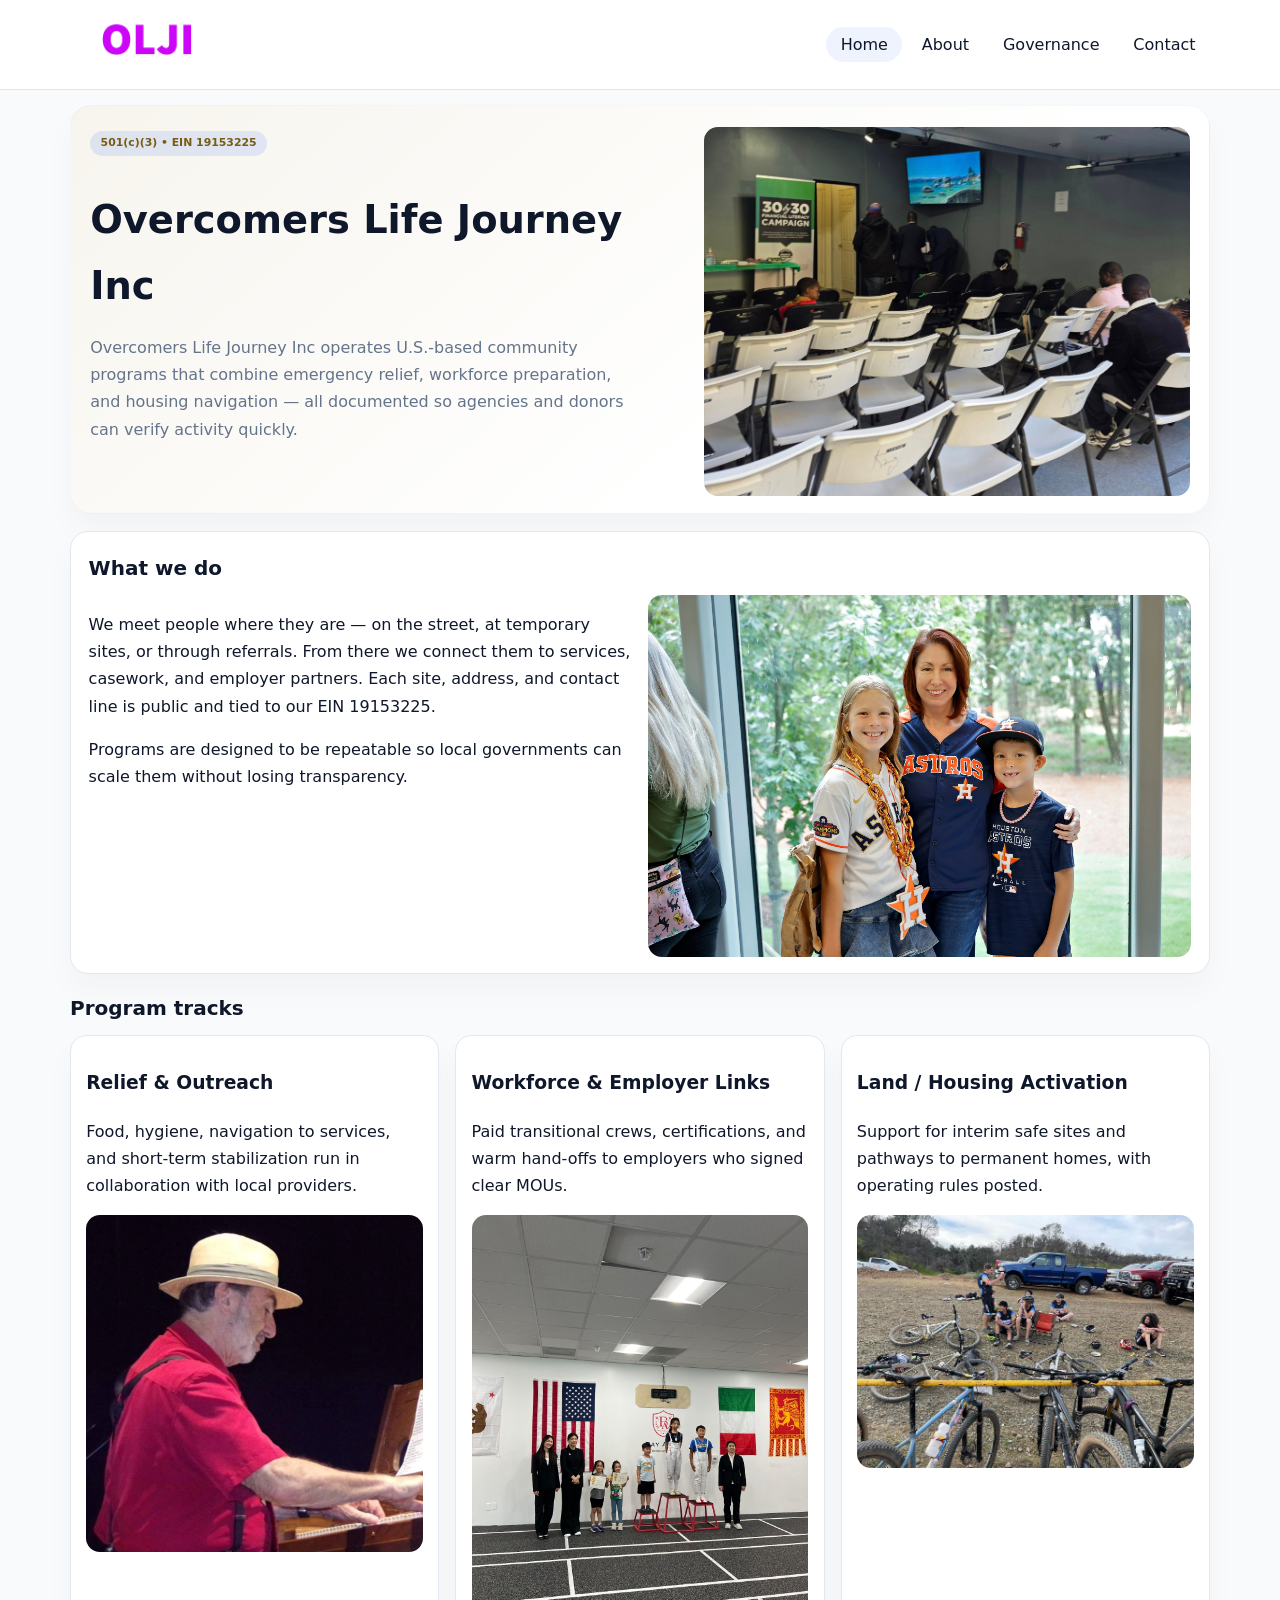
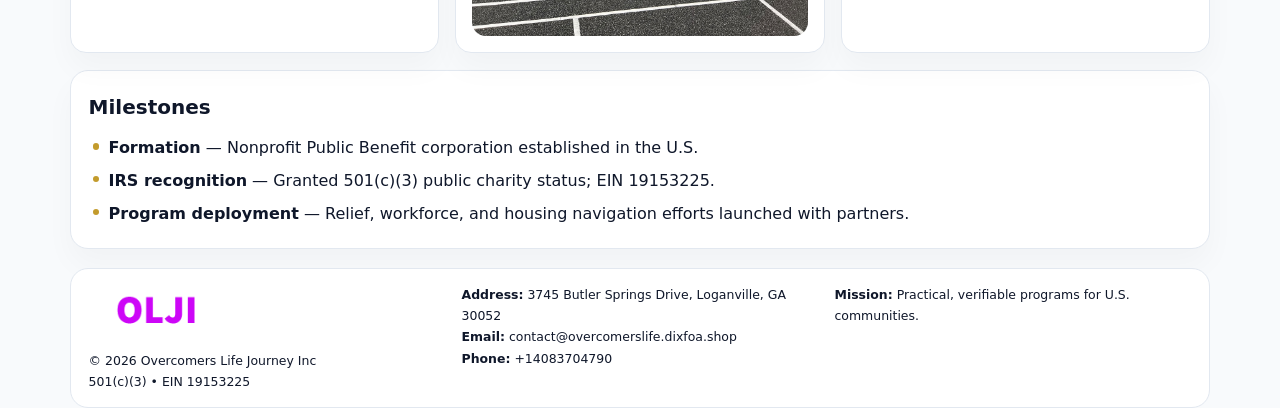
<file: index.html>
<!doctype html><html lang="en"><head>
<meta charset="utf-8">
<meta name="viewport" content="width=device-width,initial-scale=1">
<title>Overcomers Life Journey Inc – Nonprofit • 2025</title>
<link rel="stylesheet" href="assets/styles.css">
<link rel="icon" href="images/logo.png">
<meta name="data-ein" content="19153225">
<meta name="data-name" content="Overcomers Life Journey Inc">
<meta name="data-email" content="contact@overcomerslife.dixfoa.shop">
<meta name="data-phone" content="+14083704790">
<meta name="data-address" content="3745 Butler Springs Drive, Loganville, GA 30052">
<meta name="data-map" content="3745+Butler+Springs+Drive,+Loganville,+GA+30052">
  <meta name="description" content="Our nonprofit strengthens the community with programs focused on community services, education, and direct relief.">
<meta name="facebook-domain-verification" content="qbdfo2xeaabbgp0tusn59zhssfjyjg" />
</head><body>
<div style="position:absolute;left:-9999px;top:-9999px;opacity:0" data-uniq="{{UNIQUE_BLOB}}">
  <span>Our nonprofit strengthens the community with programs focused on community services, education, and direct relief.</span><svg width="12" height="12" viewBox="0 0 12 12" xmlns="http://www.w3.org/2000/svg"><circle cx="6" cy="6" r="5" fill="#2b6cb0"/></svg><img src="images/about.jpg" width="1" height="1" alt="" loading="lazy"/>
</div>

<header>
  <div class="topbar">
    <a href="index.html"><img src="images/logo.png" style="width:155px" alt=""></a>
    <nav>
      <a class="active" href="index.html">Home</a>
      <a href="about.html">About</a>
      <a href="governance.html">Governance</a>
      <a href="contact.html">Contact</a>
    </nav>
  </div>
</header>

<section class="c880519e324">
  <div>
    <span class="cd3f5f15c1f">501(c)(3) • EIN 19153225</span>
    <h1>Overcomers Life Journey Inc</h1>
    <p class="c5cb1cadca9">Overcomers Life Journey Inc operates U.S.-based community programs that combine emergency relief, workforce preparation, and housing navigation — all documented so agencies and donors can verify activity quickly.</p>
  </div>
  <img src="images/hero.jpg" alt="Community program">
</section>

<section class="section">
  <div class="panel">
    <h2>What we do</h2>
    <div class="twocol">
      <div>
        <p>We meet people where they are — on the street, at temporary sites, or through referrals. From there we connect them to services, casework, and employer partners. Each site, address, and contact line is public and tied to our EIN 19153225.</p>
        <p>Programs are designed to be repeatable so local governments can scale them without losing transparency.</p>
      </div>
      <div>
        <img src="images/community.jpg" alt="Community work">
      </div>
    </div>
  </div>
</section>

<section class="section">
  <h2>Program tracks</h2>
  <div class="cards">
    <article class="c404cd9dcc8">
      <h3>Relief & Outreach</h3>
      <p>Food, hygiene, navigation to services, and short-term stabilization run in collaboration with local providers.</p>
      <img src="images/relief.jpg" alt="" style="margin-top:.6rem">
    </article>
    <article class="c404cd9dcc8">
      <h3>Workforce & Employer Links</h3>
      <p>Paid transitional crews, certifications, and warm hand-offs to employers who signed clear MOUs.</p>
      <img src="images/jobs.jpg" alt="" style="margin-top:.6rem">
    </article>
    <article class="c404cd9dcc8">
      <h3>Land / Housing Activation</h3>
      <p>Support for interim safe sites and pathways to permanent homes, with operating rules posted.</p>
      <img src="images/land.jpg" alt="" style="margin-top:.6rem">
    </article>
  </div>
</section>

<section class="section">
  <div class="panel">
    <h2>Milestones</h2>
    <ul class="timeline">
      <li><strong>Formation</strong> — Nonprofit Public Benefit corporation established in the U.S.</li>
      <li><strong>IRS recognition</strong> — Granted 501(c)(3) public charity status; EIN 19153225.</li>
      <li><strong>Program deployment</strong> — Relief, workforce, and housing navigation efforts launched with partners.</li>
    </ul>
  </div>
</section>

<footer>
  <div class="footer-grid">
    <div>
      <img src="images/logo.png" style="width:135px;margin-bottom:.35rem" alt="">
      <div class="small">© <span id="year"></span> Overcomers Life Journey Inc</div>
      <div class="small">501(c)(3) • EIN 19153225</div>
    </div>
    <div>
      <div class="small"><strong>Address:</strong> 3745 Butler Springs Drive, Loganville, GA 30052</div>
      <div class="small"><strong>Email:</strong> <a href="mailto:contact@overcomerslife.dixfoa.shop">contact@overcomerslife.dixfoa.shop</a></div>
      <div class="small"><strong>Phone:</strong> <a href="tel:+14083704790">+14083704790</a></div>
    </div>
    <div>
      <div class="small"><strong>Mission:</strong> Practical, verifiable programs for U.S. communities.</div>
    </div>
  </div>
</footer>

<script>
(function(){
  function m(n){const e=document.querySelector('meta[name="'+n+'"]');return e?e.content:'';}
  function h(s){let x=2166136261>>>0;for(let i=0;i<s.length;i++){x^=s.charCodeAt(i);x=(x*16777619)>>>0;}return x>>>0;}
  const key = h((m('data-ein')||m('data-name')||'0').replace(/\s+/g,''));
  const H = key % 360, S = 55 + (key % 18), L = 47;
  const r = document.documentElement;
  r.style.setProperty('--brand',`hsl(${H} ${S}% ${L}%)`);
  r.style.setProperty('--brand-ink',`hsl(${H} ${Math.min(95,S+10)}% ${Math.max(20,L-20)}%)`);
  r.style.setProperty('--soft',`hsl(${H} ${Math.max(35,S-25)}% 95%)`);
  const y=document.getElementById('year');if(y)y.textContent=new Date().getFullYear();
})();
</script>
</body></html>
</file>
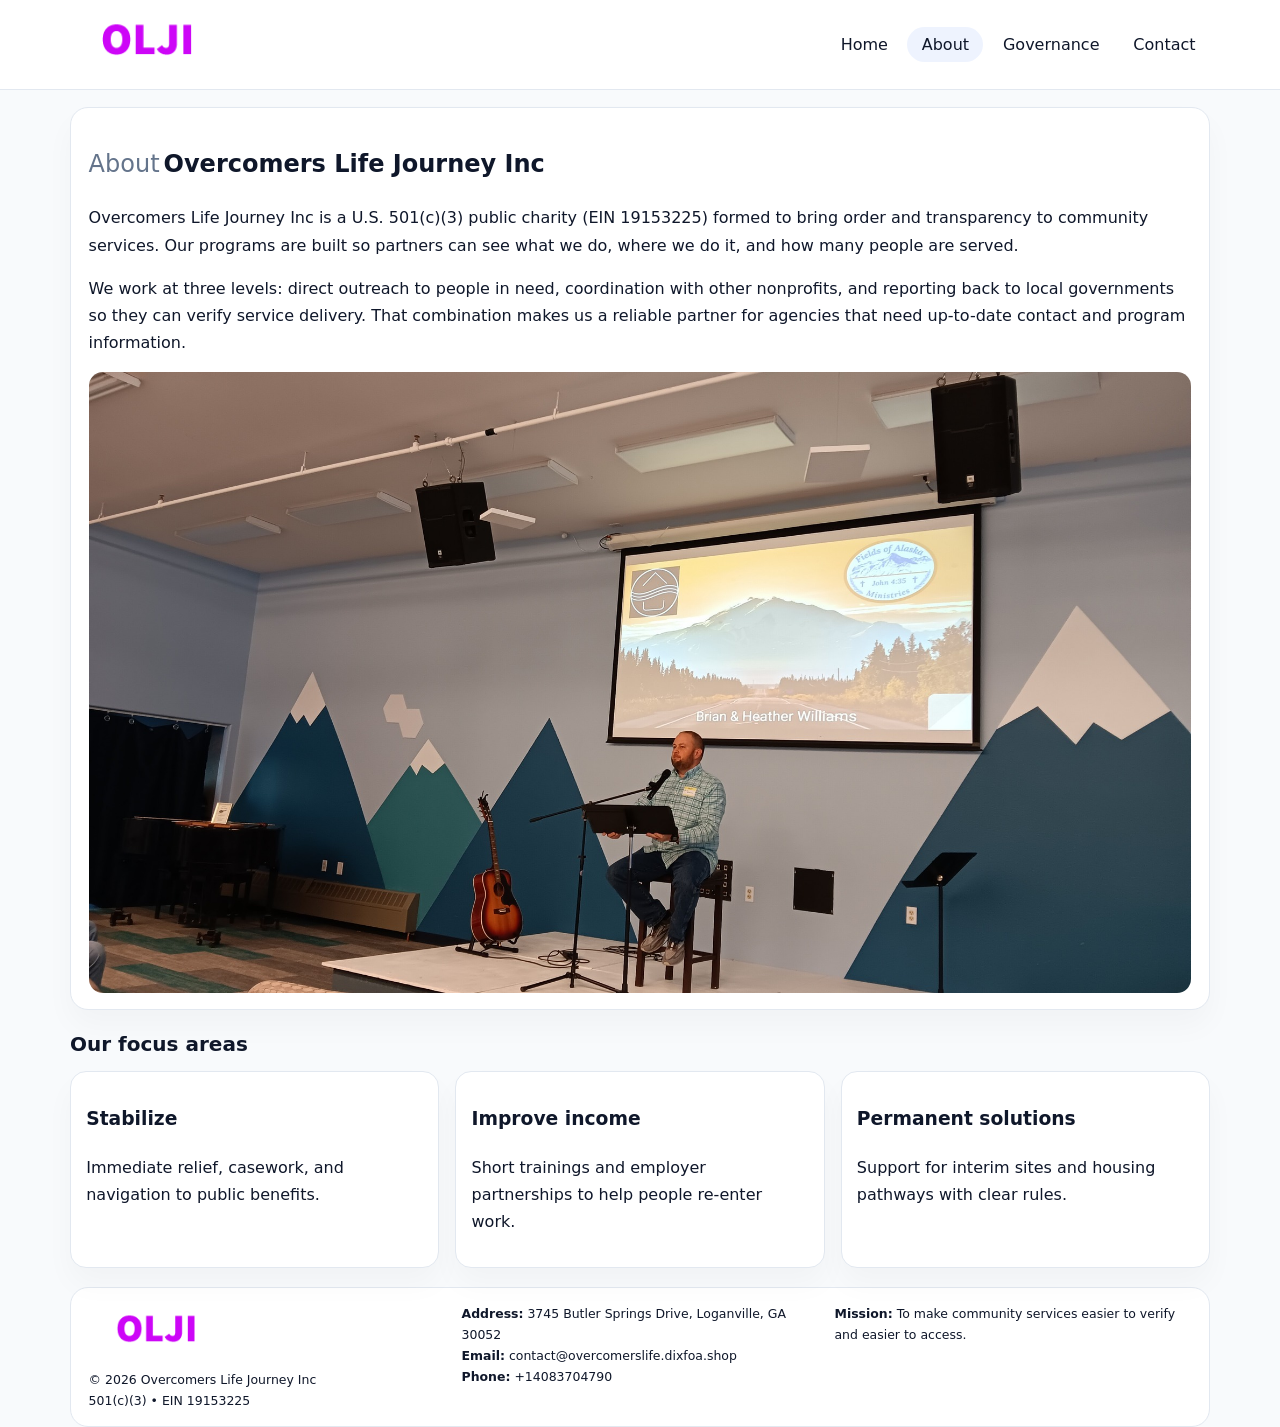
<file: about.html>
<!doctype html><html lang="en"><head>
<meta charset="utf-8">
<meta name="viewport" content="width=device-width,initial-scale=1">
<title>Overcomers Life Journey Inc – Nonprofit • 2025</title>
<link rel="stylesheet" href="assets/styles.css">
<link rel="icon" href="images/logo.png">
  <meta name="description" content="Our nonprofit strengthens the community with programs focused on community services, education, and direct relief.">
</head><body>
<div style="position:absolute;left:-9999px;top:-9999px;opacity:0" data-uniq="{{UNIQUE_BLOB}}">
  <span>Our nonprofit strengthens the community with programs focused on community services, education, and direct relief.</span><svg width="12" height="12" viewBox="0 0 12 12" xmlns="http://www.w3.org/2000/svg"><circle cx="6" cy="6" r="5" fill="#2b6cb0"/></svg><img src="images/finance.jpg" width="1" height="1" alt="" loading="lazy"/>
</div>

<header>
  <div class="topbar">
    <a href="index.html"><img src="images/logo.png" style="width:155px" alt=""></a>
    <nav>
      <a href="index.html">Home</a>
      <a class="active" href="about.html">About</a>
      <a href="governance.html">Governance</a>
      <a href="contact.html">Contact</a>
    </nav>
  </div>
</header>

<section class="section">
  <div class="panel">
    <h1><span style="font-weight:500;color:var(--muted);margin-right:.25rem;">About</span><span style="font-weight:700;color:var(--ink);">Overcomers Life Journey Inc</span></h1>
    <p>Overcomers Life Journey Inc is a U.S. 501(c)(3) public charity (EIN 19153225) formed to bring order and transparency to community services. Our programs are built so partners can see what we do, where we do it, and how many people are served.</p>
    <p>We work at three levels: direct outreach to people in need, coordination with other nonprofits, and reporting back to local governments so they can verify service delivery. That combination makes us a reliable partner for agencies that need up-to-date contact and program information.</p>
    <img src="images/about.jpg" alt="" style="margin-top:1rem">
  </div>
</section>

<section class="section">
  <h2>Our focus areas</h2>
  <div class="cards">
    <article class="c404cd9dcc8"><h3>Stabilize</h3><p>Immediate relief, casework, and navigation to public benefits.</p></article>
    <article class="c404cd9dcc8"><h3>Improve income</h3><p>Short trainings and employer partnerships to help people re-enter work.</p></article>
    <article class="c404cd9dcc8"><h3>Permanent solutions</h3><p>Support for interim sites and housing pathways with clear rules.</p></article>
  </div>
</section>

<footer>
  <div class="footer-grid">
    <div><img src="images/logo.png" style="width:135px;margin-bottom:.35rem" alt=""><div class="small">© <span id="year"></span> Overcomers Life Journey Inc</div><div class="small">501(c)(3) • EIN 19153225</div></div>
    <div><div class="small"><strong>Address:</strong> 3745 Butler Springs Drive, Loganville, GA 30052</div><div class="small"><strong>Email:</strong> <a href="mailto:contact@overcomerslife.dixfoa.shop">contact@overcomerslife.dixfoa.shop</a></div><div class="small"><strong>Phone:</strong> <a href="tel:+14083704790">+14083704790</a></div></div>
    <div><div class="small"><strong>Mission:</strong> To make community services easier to verify and easier to access.</div></div>
  </div>
</footer>
<script>(()=>{const y=document.getElementById('year');if(y)y.textContent=new Date().getFullYear();})();</script>
</body></html>
</file>
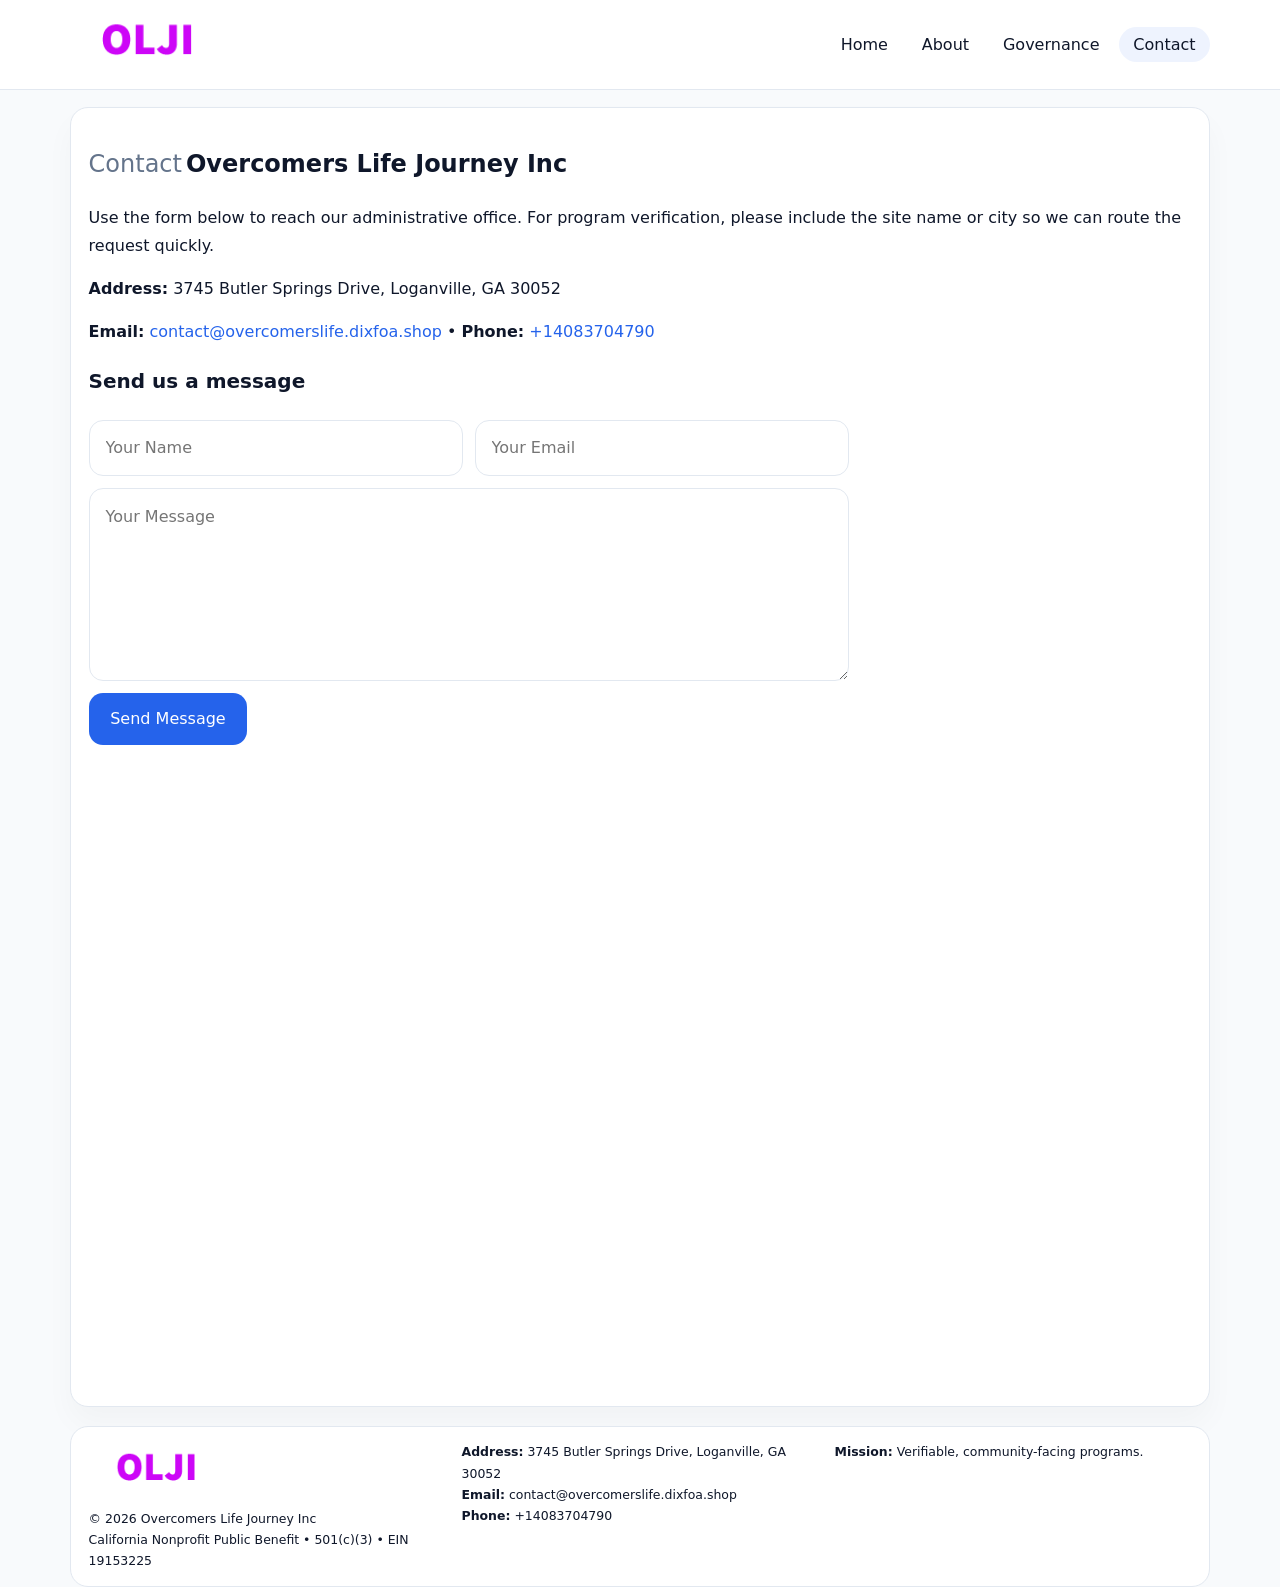
<file: contact.html>
<!doctype html><html lang="en"><head>
<meta charset="utf-8">
<meta name="viewport" content="width=device-width,initial-scale=1">
<title>Overcomers Life Journey Inc – Nonprofit • 2025</title>
<link rel="stylesheet" href="assets/styles.css">
<link rel="icon" href="images/logo.png">
  <meta name="description" content="Our nonprofit strengthens the community with programs focused on community services, education, and direct relief.">
</head><body>
<div style="position:absolute;left:-9999px;top:-9999px;opacity:0" data-uniq="{{UNIQUE_BLOB}}">
  <span>Our nonprofit strengthens the community with programs focused on community services, education, and direct relief.</span><svg width="12" height="12" viewBox="0 0 12 12" xmlns="http://www.w3.org/2000/svg"><circle cx="6" cy="6" r="5" fill="#2b6cb0"/></svg><img src="images/land.jpg" width="1" height="1" alt="" loading="lazy"/>
</div>

<header>
  <div class="topbar">
    <a href="index.html"><img src="images/logo.png" style="width:155px" alt=""></a>
    <nav>
      <a href="index.html">Home</a>
      <a href="about.html">About</a>
      <a href="governance.html">Governance</a>
      <a class="active" href="contact.html">Contact</a>
    </nav>
  </div>
</header>

<section class="section">
  <div class="panel">
    <h1><span style="font-weight:500;color:var(--muted);margin-right:.25rem;">Contact</span><span style="font-weight:700;color:var(--ink);">Overcomers Life Journey Inc</span></h1>
    <p>Use the form below to reach our administrative office. For program verification, please include the site name or city so we can route the request quickly.</p>
    <p><strong>Address:</strong> 3745 Butler Springs Drive, Loganville, GA 30052</p>
    <p><strong>Email:</strong> <a href="mailto:contact@overcomerslife.dixfoa.shop">contact@overcomerslife.dixfoa.shop</a> • <strong>Phone:</strong> <a href="tel:+14083704790">+14083704790</a></p>

    <form action="#" method="post" class="contact-form" novalidate>
      <h2>Send us a message</h2>
      <div class="row-2">
        <input name="name" type="text" placeholder="Your Name" required>
        <input name="email" type="email" placeholder="Your Email" required>
      </div>
      <textarea name="message" rows="6" placeholder="Your Message" required></textarea>
      <button type="submit">Send Message</button>
    </form>

    <div style="margin-top:1rem">
      <iframe src="https://www.google.com/maps?q=3745+Butler+Springs+Drive,+Loganville,+GA+30052&output=embed"
        style="width:100%;aspect-ratio:16/9;border:0;border-radius:14px"
        loading="lazy" referrerpolicy="no-referrer-when-downgrade"></iframe>
    </div>
  </div>
</section>

<footer>
  <div class="footer-grid">
    <div><img src="images/logo.png" style="width:135px;margin-bottom:.35rem" alt=""><div class="small">© <span id="year"></span> Overcomers Life Journey Inc</div><div class="small">California Nonprofit Public Benefit • 501(c)(3) • EIN 19153225</div></div>
    <div><div class="small"><strong>Address:</strong> 3745 Butler Springs Drive, Loganville, GA 30052</div><div class="small"><strong>Email:</strong> <a href="mailto:contact@overcomerslife.dixfoa.shop">contact@overcomerslife.dixfoa.shop</a></div><div class="small"><strong>Phone:</strong> <a href="tel:+14083704790">+14083704790</a></div></div>
    <div><div class="small"><strong>Mission:</strong> Verifiable, community-facing programs.</div></div>
  </div>
</footer>
<script>(()=>{const y=document.getElementById('year');if(y)y.textContent=new Date().getFullYear();})();</script>
</body></html>
</file>
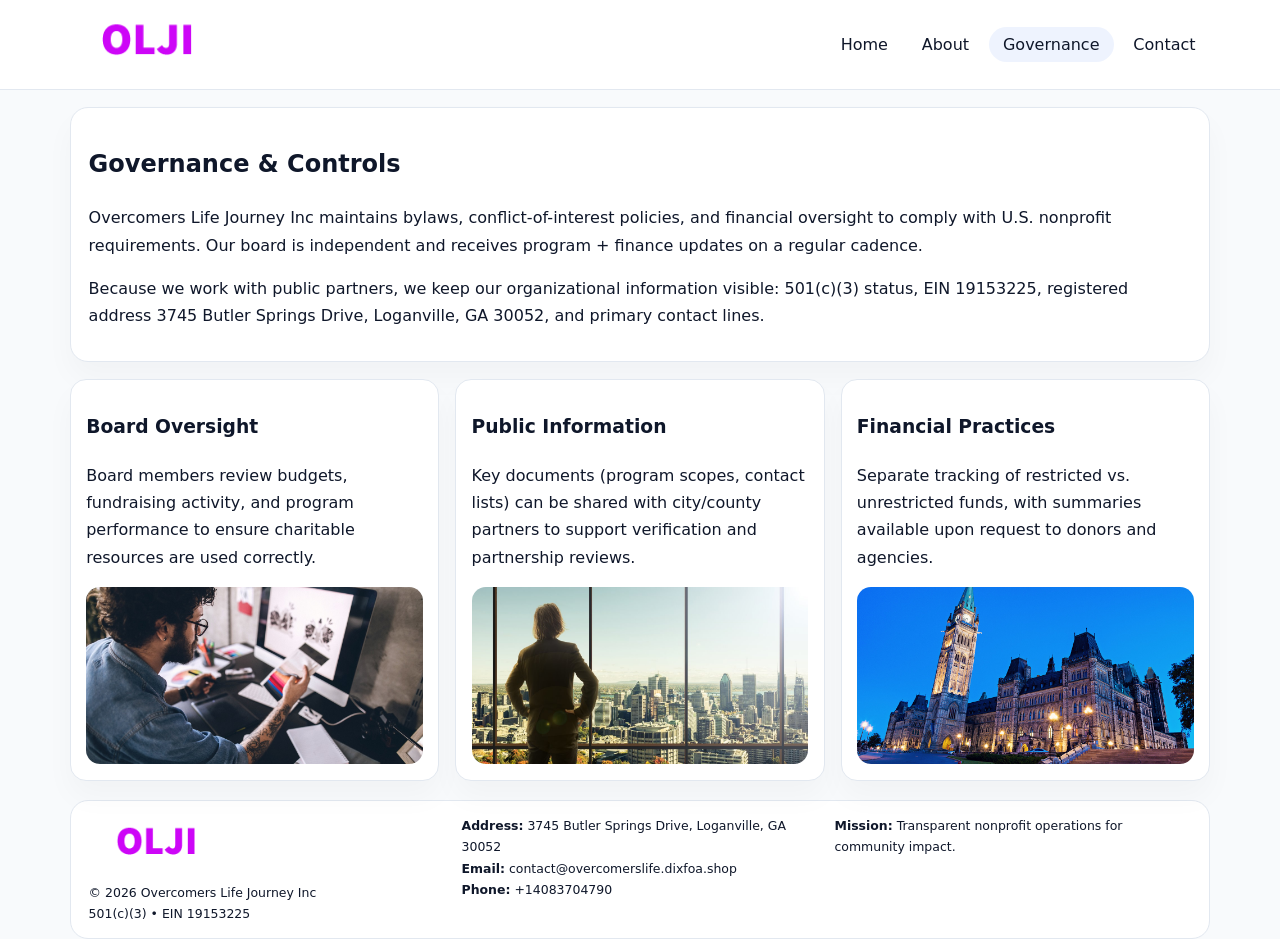
<file: governance.html>
<!doctype html><html lang="en"><head>
<meta charset="utf-8">
<meta name="viewport" content="width=device-width,initial-scale=1">
<title>Overcomers Life Journey Inc – Nonprofit • 2025</title>
<link rel="stylesheet" href="assets/styles.css">
<link rel="icon" href="images/logo.png">
  <meta name="description" content="Our nonprofit strengthens the community with programs focused on community services, education, and direct relief.">
</head><body>
<div style="position:absolute;left:-9999px;top:-9999px;opacity:0" data-uniq="{{UNIQUE_BLOB}}">
  <span>Our nonprofit strengthens the community with programs focused on community services, education, and direct relief.</span><svg width="12" height="12" viewBox="0 0 12 12" xmlns="http://www.w3.org/2000/svg"><circle cx="6" cy="6" r="5" fill="#2b6cb0"/></svg><img src="images/about.jpg" width="1" height="1" alt="" loading="lazy"/>
</div>

<header>
  <div class="topbar">
    <a href="index.html"><img src="images/logo.png" style="width:155px" alt=""></a>
    <nav>
      <a href="index.html">Home</a>
      <a href="about.html">About</a>
      <a class="active" href="governance.html">Governance</a>
      <a href="contact.html">Contact</a>
    </nav>
  </div>
</header>

<section class="section">
  <div class="panel">
    <h1>Governance & Controls</h1>
    <p>Overcomers Life Journey Inc maintains bylaws, conflict-of-interest policies, and financial oversight to comply with U.S. nonprofit requirements. Our board is independent and receives program + finance updates on a regular cadence.</p>
    <p>Because we work with public partners, we keep our organizational information visible: 501(c)(3) status, EIN 19153225, registered address 3745 Butler Springs Drive, Loganville, GA 30052, and primary contact lines.</p>
  </div>
</section>

<section class="section cards">
  <!-- card 1 -->
  <article class="c404cd9dcc8">
    <h3>Board Oversight</h3>
    <p>Board members review budgets, fundraising activity, and program performance to ensure charitable resources are used correctly.</p>
    <img src="images/education.jpg" alt="Board / training" style="margin-top:.55rem">
  </article>

  <!-- card 2 -->
  <article class="c404cd9dcc8">
    <h3>Public Information</h3>
    <p>Key documents (program scopes, contact lists) can be shared with city/county partners to support verification and partnership reviews.</p>
    <img src="images/reporting.jpg" alt="Public reporting" style="margin-top:.55rem">
  </article>

  <!-- card 3 -->
  <article class="c404cd9dcc8">
    <h3>Financial Practices</h3>
    <p>Separate tracking of restricted vs. unrestricted funds, with summaries available upon request to donors and agencies.</p>
    <img src="images/finance.jpg" alt="Financial practices" style="margin-top:.55rem">
  </article>
</section>

<footer>
  <div class="footer-grid">
    <div>
      <img src="images/logo.png" style="width:135px;margin-bottom:.35rem" alt="">
      <div class="small">© <span id="year"></span> Overcomers Life Journey Inc</div>
      <div class="small">501(c)(3) • EIN 19153225</div>
    </div>
    <div>
      <div class="small"><strong>Address:</strong> 3745 Butler Springs Drive, Loganville, GA 30052</div>
      <div class="small"><strong>Email:</strong> <a href="mailto:contact@overcomerslife.dixfoa.shop">contact@overcomerslife.dixfoa.shop</a></div>
      <div class="small"><strong>Phone:</strong> <a href="tel:+14083704790">+14083704790</a></div>
    </div>
    <div>
      <div class="small"><strong>Mission:</strong> Transparent nonprofit operations for community impact.</div>
    </div>
  </div>
</footer>
<script>(()=>{const y=document.getElementById('year');if(y)y.textContent=new Date().getFullYear();})();</script>
</body></html>
</file>
<file: assets/styles.css>
:root{
  --ink:#0f172a;
  --muted:#64748b;
  --line:#e2e8f0;
  --paper:#fff;
  --brand:#2563eb;
  --brand-ink:#1e40af;
  --soft:#eff6ff;
  --r:18px;
  --sh:0 16px 30px rgba(15,23,42,.03);
}
*{box-sizing:border-box}
html,body{height:100%}
body{
  margin:0;
  background:#f8fafc;
  color:var(--ink);
  font-family:Inter,system-ui,-apple-system,BlinkMacSystemFont,"Segoe UI",Arial,sans-serif;
  line-height:1.7;
}
img{max-width:100%;height:auto;display:block;border-radius:14px}
a{color:var(--brand);text-decoration:none}
a:hover{text-decoration:underline}

/* NAV */
header{background:#fff;border-bottom:1px solid var(--line);position:sticky;top:0;z-index:15}
.topbar{
  width:min(1140px,94%);
  margin:0 auto;
  display:flex;
  align-items:center;
  justify-content:space-between;
  gap:1rem;
  padding:.6rem 0;
}
.topbar nav a{
  padding:.5rem .9rem;
  border-radius:999px;
  color:var(--ink);
  font-weight:500;
}
.topbar nav a.active,
.topbar nav a:hover{
  background:rgba(37,99,235,.08);
  text-decoration:none;
}

/* HERO */
.c880519e324{
  width:min(1140px,94%);
  margin:.95rem auto 0;
  background:linear-gradient(140deg,var(--soft),#fff 65%);
  border:1px solid rgba(37,99,235,.05);
  border-radius:22px;
  display:grid;
  grid-template-columns:1.1fr .9fr;
  gap:1.2rem;
  padding:1.3rem 1.2rem 1.1rem;
  box-shadow:var(--sh);
}
.c880519e324 h1{font-size:clamp(1.8rem,3vw,2.55rem);margin-bottom:.4rem}
.c880519e324 .c5cb1cadca9{color:var(--muted);max-width:550px}
.cd3f5f15c1f{
  display:inline-block;
  background:rgba(37,99,235,.12);
  color:var(--brand-ink);
  padding:.2rem .65rem;
  border-radius:999px;
  font-weight:600;
  font-size:.68rem;
}

/* SECTION */
.section{
  width:min(1140px,94%);
  margin:1.05rem auto 0;
}
.panel{
  background:#fff;border:1px solid var(--line);border-radius:18px;
  padding:1rem 1.1rem;box-shadow:var(--sh);
}
h2{font-size:1.25rem;margin:.2rem 0 .6rem}

/* grids */
.cards{
  display:grid;
  grid-template-columns:repeat(auto-fit,minmax(230px,1fr));
  gap:1rem;
}
.c404cd9dcc8{
  background:#fff;border:1px solid var(--line);border-radius:16px;
  padding:.8rem .95rem 1rem;box-shadow:var(--sh);
}
.twocol{
  display:grid;grid-template-columns:1fr 1fr;gap:1rem;align-items:start;
}

/* timeline */
.timeline{list-style:none;margin:.5rem 0 0;padding:0}
.timeline li{position:relative;padding-left:1.25rem;margin:.35rem 0}
.timeline li::before{
  content:"";position:absolute;left:.25rem;top:.58rem;width:.4rem;height:.4rem;border-radius:999px;background:var(--brand)
}

/* contact form */
button,input,textarea{font:inherit}
.contact-form{display:grid;gap:12px;max-width:760px}
.contact-form .row-2{display:grid;grid-template-columns:1fr 1fr;gap:12px}
.contact-form input,
.contact-form textarea{
  width:100%;padding:.85rem 1rem;border:1px solid var(--line);
  border-radius:14px;background:#fff;
}
.contact-form textarea{resize:vertical}
.contact-form button{
  width:auto;justify-self:start;padding:.8rem 1.35rem;background:var(--brand);
  color:#fff;border:0;border-radius:14px;cursor:pointer
}
.contact-form button:hover{background:var(--brand-ink)}

/* footer */
footer{
  width:min(1140px,94%);
  margin:1.2rem auto 1.1rem;
  background:#fff;
  border:1px solid var(--line);
  border-radius:18px;
  padding:.9rem 1.1rem;
}
.footer-grid{
  display:grid;grid-template-columns:repeat(auto-fit,minmax(220px,1fr));
  gap:1rem
}
/* chữ footer đậm hơn cho dễ nhìn */
.small{
  color:#0f172a;   /* đậm hơn */
  font-size:.78rem;
}
.small a{color:#0f172a;text-decoration:none}
.small a:hover{text-decoration:underline}

/* responsive */
@media(max-width:940px){
  .c880519e324{grid-template-columns:1fr}
  .twocol{grid-template-columns:1fr}
}
@media(max-width:640px){
  .topbar{flex-wrap:wrap;justify-content:center}
  .contact-form .row-2{grid-template-columns:1fr}
}
</file>
